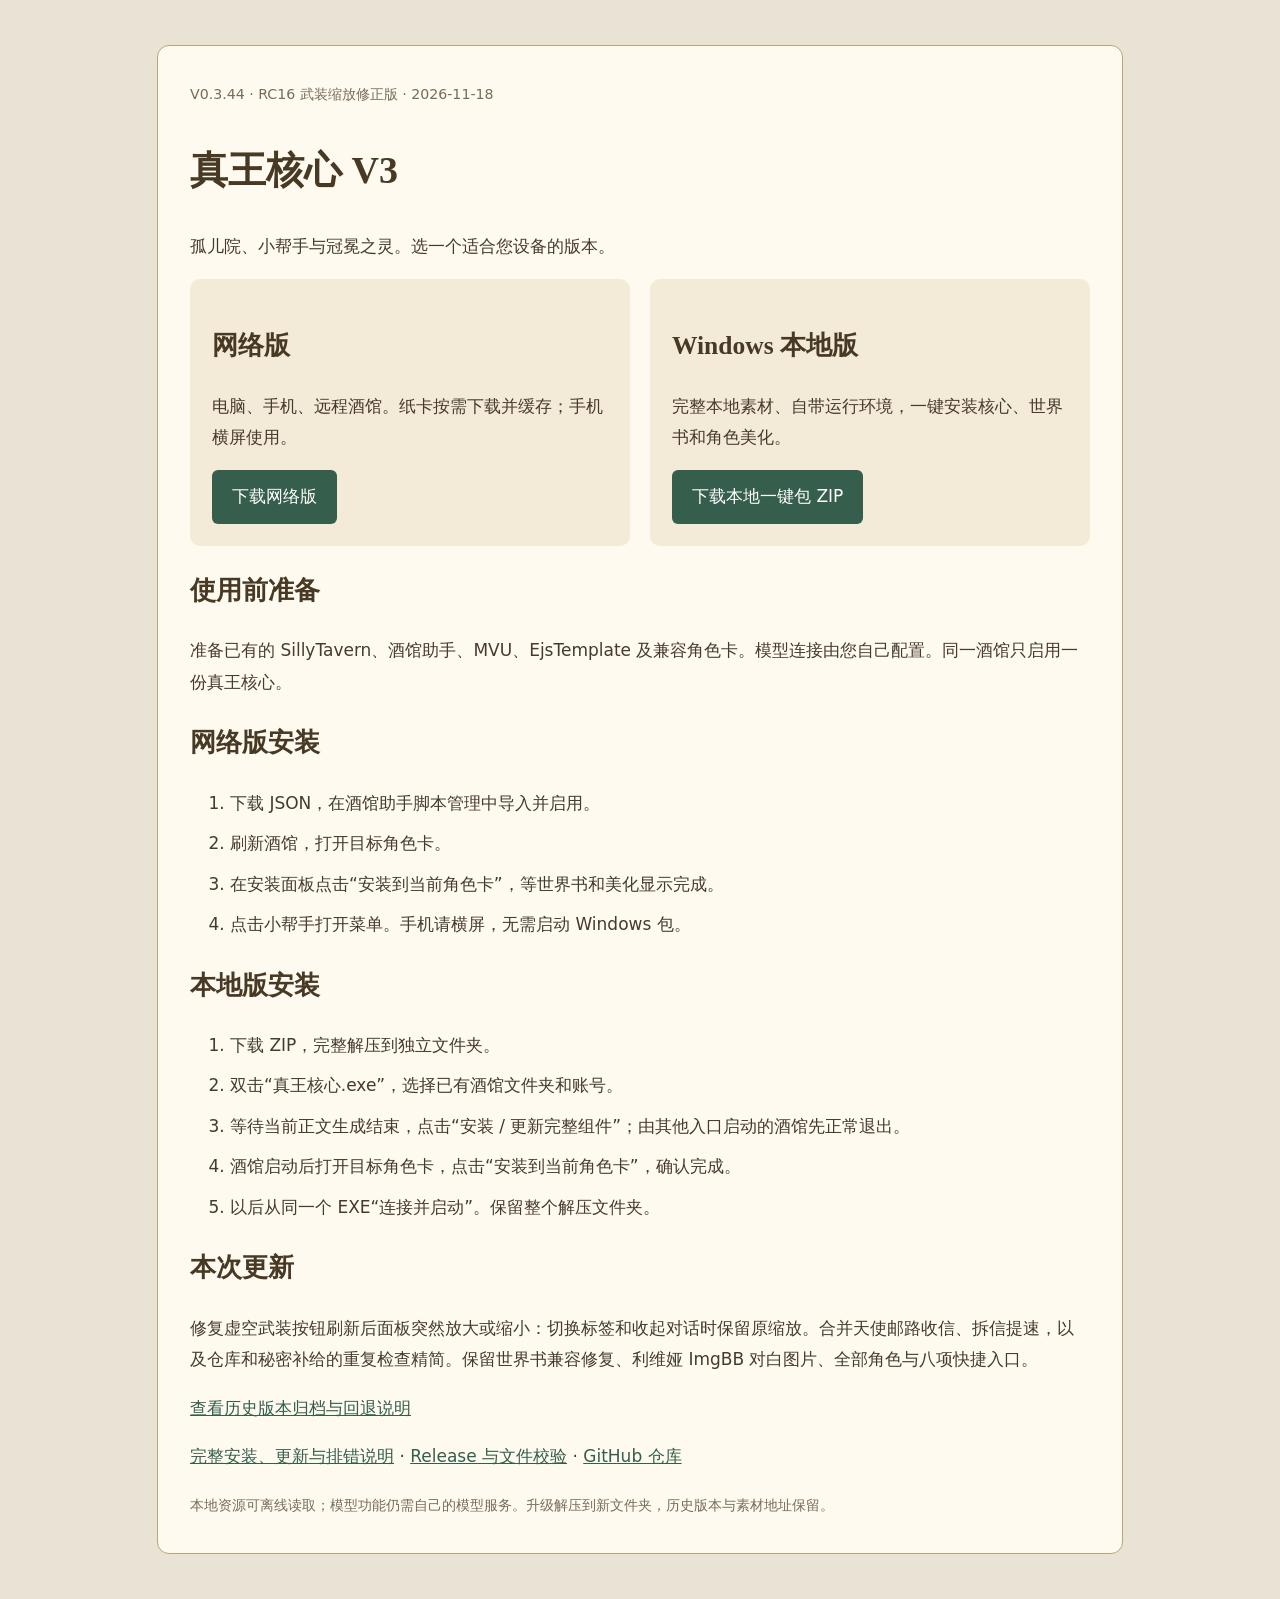
<file: index.html>
<!doctype html><html lang="zh-CN"><meta charset="utf-8"><meta name="viewport" content="width=device-width,initial-scale=1"><title>真王核心 V3 · 下载与安装</title><style>body{margin:0;background:#e9e3d6;color:#463a2e;font:17px/1.85 system-ui}main{max-width:900px;margin:45px auto;padding:32px;background:#fffaf0;border:1px solid #b9a47b;border-radius:12px}h1,h2{font-family:serif;color:#473924}h1{font-size:38px}a{color:#355e4d}.cards{display:grid;grid-template-columns:1fr 1fr;gap:20px}article{background:#f3ead7;padding:22px;border-radius:10px}.download{display:inline-block;background:#355e4d;color:white;text-decoration:none;padding:11px 20px;border-radius:6px}small{color:#786c59}li{margin:9px 0}@media(max-width:700px){main{margin:12px;padding:22px}.cards{grid-template-columns:1fr}}</style><main><small>V0.3.44 · RC16 武装缩放修正版 · 2026-11-18</small><h1>真王核心 V3</h1><p>孤儿院、小帮手与冠冕之灵。选一个适合您设备的版本。</p><section class="cards"><article><h2>网络版</h2><p>电脑、手机、远程酒馆。纸卡按需下载并缓存；手机横屏使用。</p><a class="download" href="paper-home-v3/20261118-rc16-scalefix-network/真王核心-RC16-网络版.json" download>下载网络版</a></article><article><h2>Windows 本地版</h2><p>完整本地素材、自带运行环境，一键安装核心、世界书和角色美化。</p><a class="download" href="https://github.com/kulsetiid/true-king-roster/releases/download/v3-rc16-scalefix-20261118/TrueKing-V3-RC16-ScaleFix-Windows-x64.zip">下载本地一键包 ZIP</a></article></section><h2>使用前准备</h2><p>准备已有的 SillyTavern、酒馆助手、MVU、EjsTemplate 及兼容角色卡。模型连接由您自己配置。同一酒馆只启用一份真王核心。</p><h2>网络版安装</h2><ol><li>下载 JSON，在酒馆助手脚本管理中导入并启用。</li><li>刷新酒馆，打开目标角色卡。</li><li>在安装面板点击“安装到当前角色卡”，等世界书和美化显示完成。</li><li>点击小帮手打开菜单。手机请横屏，无需启动 Windows 包。</li></ol><h2>本地版安装</h2><ol><li>下载 ZIP，完整解压到独立文件夹。</li><li>双击“真王核心.exe”，选择已有酒馆文件夹和账号。</li><li>等待当前正文生成结束，点击“安装 / 更新完整组件”；由其他入口启动的酒馆先正常退出。</li><li>酒馆启动后打开目标角色卡，点击“安装到当前角色卡”，确认完成。</li><li>以后从同一个 EXE“连接并启动”。保留整个解压文件夹。</li></ol><h2>本次更新</h2><p>修复虚空武装按钮刷新后面板突然放大或缩小：切换标签和收起对话时保留原缩放。合并天使邮路收信、拆信提速，以及仓库和秘密补给的重复检查精简。保留世界书兼容修复、利维娅 ImgBB 对白图片、全部角色与八项快捷入口。</p><p><a href="历史版本.html">查看历史版本归档与回退说明</a></p><p><a href="https://github.com/kulsetiid/true-king-roster/blob/main/安装说明.md">完整安装、更新与排错说明</a> · <a href="https://github.com/kulsetiid/true-king-roster/releases/tag/v3-rc16-scalefix-20261118">Release 与文件校验</a> · <a href="https://github.com/kulsetiid/true-king-roster">GitHub 仓库</a></p><small>本地资源可离线读取；模型功能仍需自己的模型服务。升级解压到新文件夹，历史版本与素材地址保留。</small></main></html>
</file>
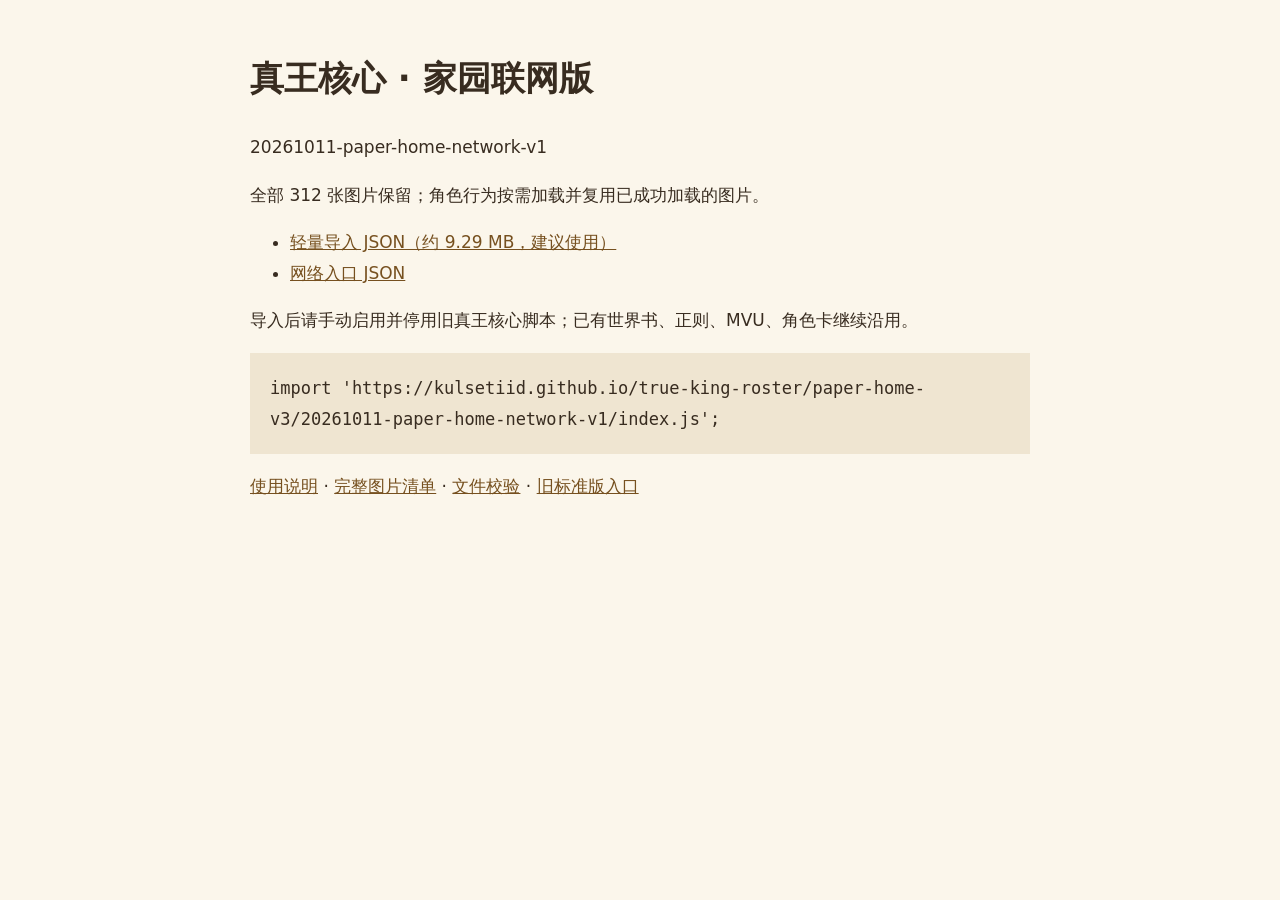
<file: paper-home-v3/20261011-paper-home-network-v1/index.html>
<!doctype html><html lang="zh-CN"><meta charset="utf-8"><meta name="viewport" content="width=device-width,initial-scale=1"><title>真王核心家园 V0.3.43</title><style>body{max-width:780px;margin:48px auto;padding:0 24px;color:#382c20;background:#fbf6eb;font:17px/1.8 system-ui}pre{padding:20px;background:#efe5d1;white-space:pre-wrap;overflow-wrap:anywhere}a{color:#76501f}</style><h1>真王核心 · 家园联网版</h1><p>20261011-paper-home-network-v1</p><p>全部 312 张图片保留；角色行为按需加载并复用已成功加载的图片。</p><ul><li><a href="%E7%9C%9F%E7%8E%8B%E6%A0%B8%E5%BF%83-%E7%BA%B8%E5%89%A7%E5%9C%BA-V0.3.43-%E5%AE%B6%E5%9B%AD%E8%81%94%E7%BD%91%E8%BD%BB%E9%87%8F%E7%89%88.json" download>轻量导入 JSON（约 9.29 MB，建议使用）</a></li><li><a href="%E7%9C%9F%E7%8E%8B%E6%A0%B8%E5%BF%83-%E7%BA%B8%E5%89%A7%E5%9C%BA-V0.3.43-%E5%AE%B6%E5%9B%AD%E7%BD%91%E7%BB%9C%E5%85%A5%E5%8F%A3.json" download>网络入口 JSON</a></li></ul><p>导入后请手动启用并停用旧真王核心脚本；已有世界书、正则、MVU、角色卡继续沿用。</p><pre>import &#039;https://kulsetiid.github.io/true-king-roster/paper-home-v3/20261011-paper-home-network-v1/index.js&#039;;</pre><p><a href="README.md">使用说明</a> · <a href="asset-manifest.json">完整图片清单</a> · <a href="SHA256SUMS.txt">文件校验</a> · <a href="../../">旧标准版入口</a></p></html>
</file>
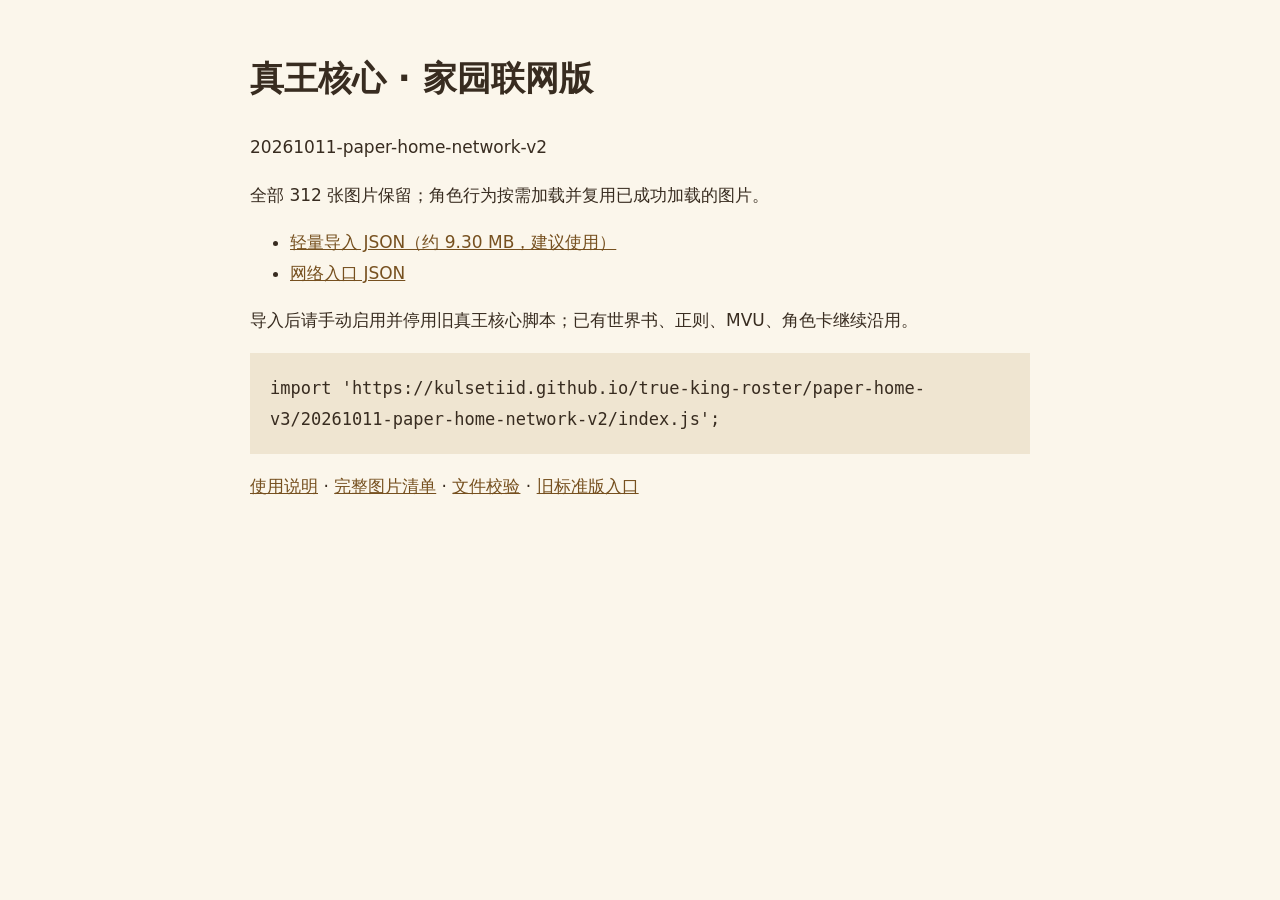
<file: paper-home-v3/20261011-paper-home-network-v2/index.html>
<!doctype html><html lang="zh-CN"><meta charset="utf-8"><meta name="viewport" content="width=device-width,initial-scale=1"><title>真王核心家园 V0.3.43</title><style>body{max-width:780px;margin:48px auto;padding:0 24px;color:#382c20;background:#fbf6eb;font:17px/1.8 system-ui}pre{padding:20px;background:#efe5d1;white-space:pre-wrap;overflow-wrap:anywhere}a{color:#76501f}</style><h1>真王核心 · 家园联网版</h1><p>20261011-paper-home-network-v2</p><p>全部 312 张图片保留；角色行为按需加载并复用已成功加载的图片。</p><ul><li><a href="%E7%9C%9F%E7%8E%8B%E6%A0%B8%E5%BF%83-%E7%BA%B8%E5%89%A7%E5%9C%BA-V0.3.43-%E5%AE%B6%E5%9B%AD%E8%81%94%E7%BD%91%E8%BD%BB%E9%87%8F%E7%89%88.json" download>轻量导入 JSON（约 9.30 MB，建议使用）</a></li><li><a href="%E7%9C%9F%E7%8E%8B%E6%A0%B8%E5%BF%83-%E7%BA%B8%E5%89%A7%E5%9C%BA-V0.3.43-%E5%AE%B6%E5%9B%AD%E7%BD%91%E7%BB%9C%E5%85%A5%E5%8F%A3.json" download>网络入口 JSON</a></li></ul><p>导入后请手动启用并停用旧真王核心脚本；已有世界书、正则、MVU、角色卡继续沿用。</p><pre>import &#039;https://kulsetiid.github.io/true-king-roster/paper-home-v3/20261011-paper-home-network-v2/index.js&#039;;</pre><p><a href="README.md">使用说明</a> · <a href="asset-manifest.json">完整图片清单</a> · <a href="SHA256SUMS.txt">文件校验</a> · <a href="../../">旧标准版入口</a></p></html>
</file>
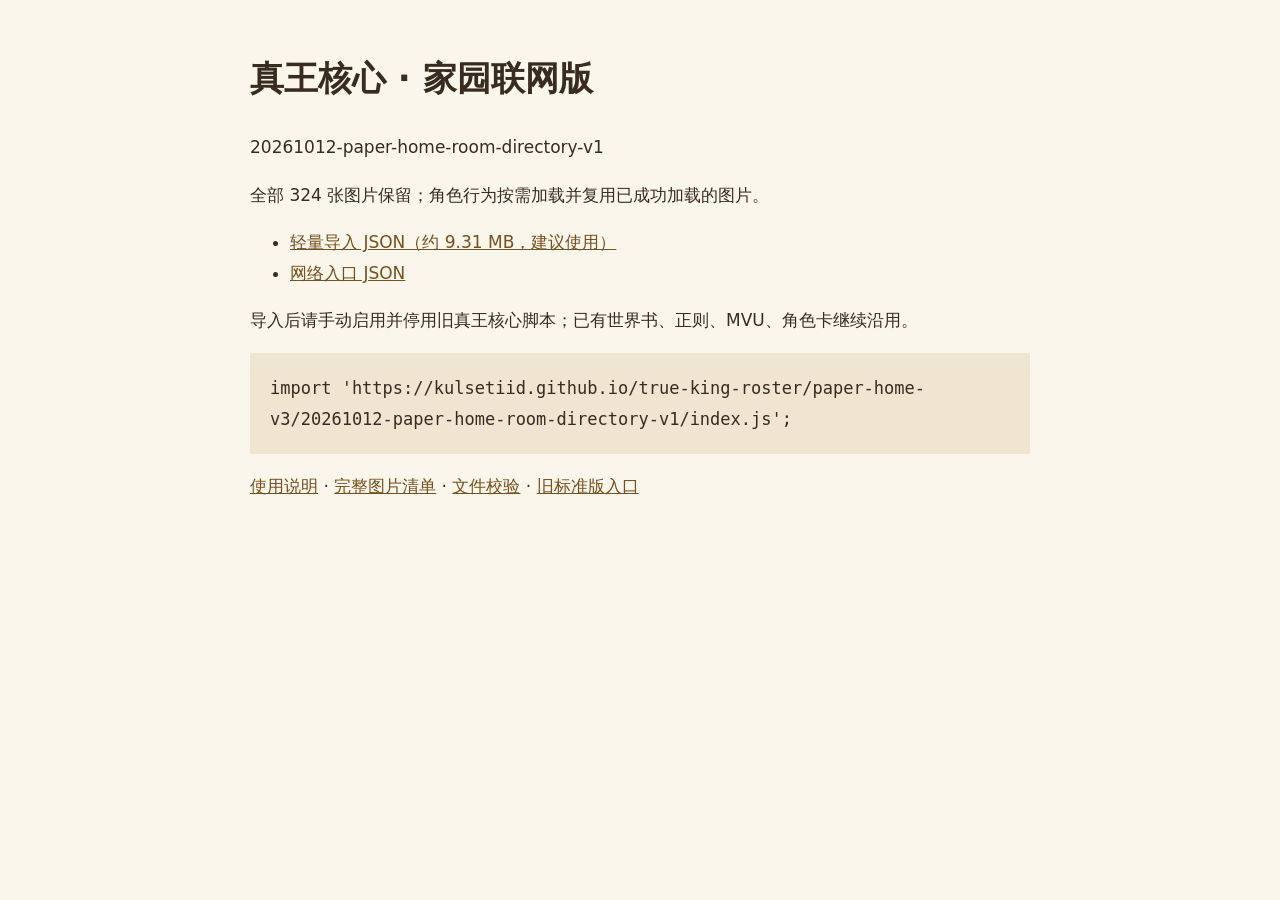
<file: paper-home-v3/20261012-paper-home-room-directory-v1/index.html>
<!doctype html><html lang="zh-CN"><meta charset="utf-8"><meta name="viewport" content="width=device-width,initial-scale=1"><title>真王核心家园 V0.3.44</title><style>body{max-width:780px;margin:48px auto;padding:0 24px;color:#382c20;background:#fbf6eb;font:17px/1.8 system-ui}pre{padding:20px;background:#efe5d1;white-space:pre-wrap;overflow-wrap:anywhere}a{color:#76501f}</style><h1>真王核心 · 家园联网版</h1><p>20261012-paper-home-room-directory-v1</p><p>全部 324 张图片保留；角色行为按需加载并复用已成功加载的图片。</p><ul><li><a href="%E7%9C%9F%E7%8E%8B%E6%A0%B8%E5%BF%83-%E7%BA%B8%E5%89%A7%E5%9C%BA-V0.3.44-%E5%AE%B6%E5%9B%AD%E8%81%94%E7%BD%91%E8%BD%BB%E9%87%8F%E7%89%88.json" download>轻量导入 JSON（约 9.31 MB，建议使用）</a></li><li><a href="%E7%9C%9F%E7%8E%8B%E6%A0%B8%E5%BF%83-%E7%BA%B8%E5%89%A7%E5%9C%BA-V0.3.44-%E5%AE%B6%E5%9B%AD%E7%BD%91%E7%BB%9C%E5%85%A5%E5%8F%A3.json" download>网络入口 JSON</a></li></ul><p>导入后请手动启用并停用旧真王核心脚本；已有世界书、正则、MVU、角色卡继续沿用。</p><pre>import &#039;https://kulsetiid.github.io/true-king-roster/paper-home-v3/20261012-paper-home-room-directory-v1/index.js&#039;;</pre><p><a href="README.md">使用说明</a> · <a href="asset-manifest.json">完整图片清单</a> · <a href="SHA256SUMS.txt">文件校验</a> · <a href="../../">旧标准版入口</a></p></html>
</file>
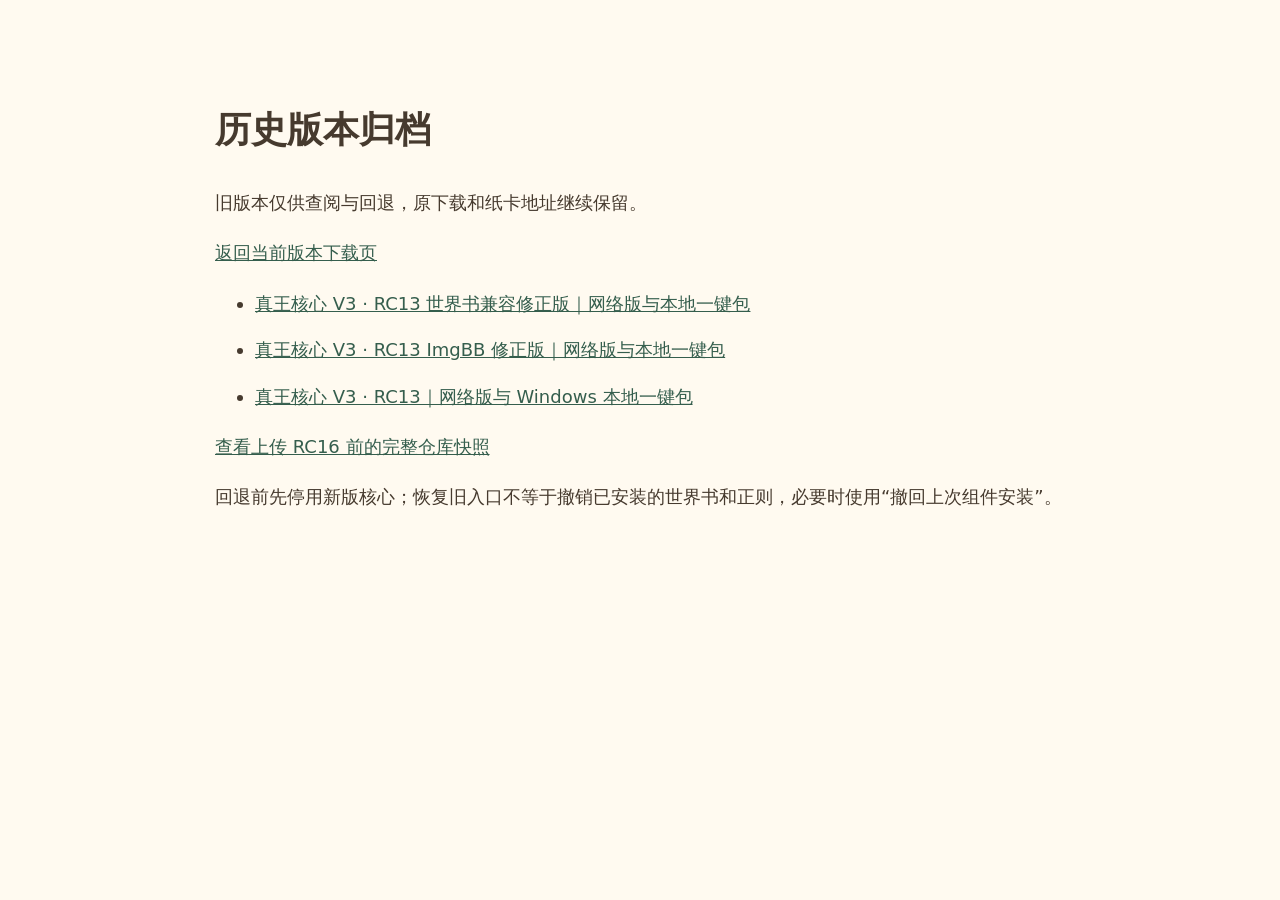
<file: 历史版本.html>
<!doctype html><html lang="zh-CN"><meta charset="utf-8"><meta name="viewport" content="width=device-width,initial-scale=1"><title>真王核心 · 历史归档</title><style>body{max-width:850px;margin:50px auto;padding:24px;background:#fffaf0;color:#463a2e;font:18px/1.8 system-ui}a{color:#355e4d}li{margin:14px 0}</style><h1>历史版本归档</h1><p>旧版本仅供查阅与回退，原下载和纸卡地址继续保留。</p><p><a href="index.html">返回当前版本下载页</a></p><ul><li><a href="https://github.com/kulsetiid/true-king-roster/releases/tag/v3-rc13-scopefix-20261116">真王核心 V3 · RC13 世界书兼容修正版｜网络版与本地一键包</a></li><li><a href="https://github.com/kulsetiid/true-king-roster/releases/tag/v3-rc13-imgbb-20261116">真王核心 V3 · RC13 ImgBB 修正版｜网络版与本地一键包</a></li><li><a href="https://github.com/kulsetiid/true-king-roster/releases/tag/v3-rc13-20261116">真王核心 V3 · RC13｜网络版与 Windows 本地一键包</a></li></ul><p><a href="https://github.com/kulsetiid/true-king-roster/tree/archive/pre-rc16-20261118">查看上传 RC16 前的完整仓库快照</a></p><p>回退前先停用新版核心；恢复旧入口不等于撤销已安装的世界书和正则，必要时使用“撤回上次组件安装”。</p></html>
</file>
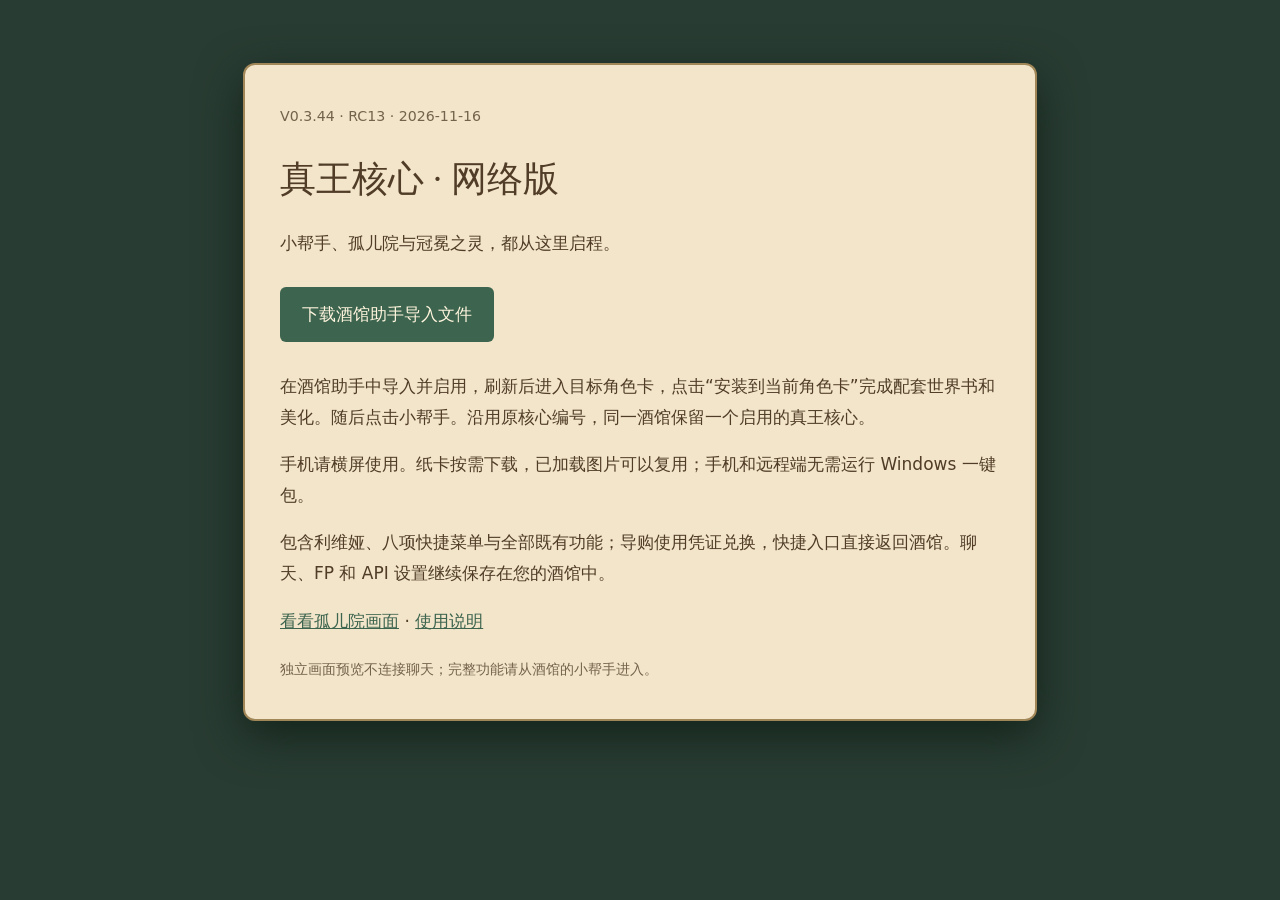
<file: paper-home-v3/20261116-rc13-imgbb-network/download.html>
<!doctype html><html lang="zh-CN"><meta charset="utf-8"><meta name="viewport" content="width=device-width,initial-scale=1"><title>真王核心 · RC13 网络版</title><style>body{margin:0;background:#293c33;color:#503c27;font:17px/1.8 system-ui}main{max-width:720px;margin:7vh auto;padding:35px;background:#f2e5ca;border:2px solid #a18757;border-radius:12px;box-shadow:0 15px 45px #14251b}h1{font:36px KaiTi,serif}a{color:#3d644e}.download{display:inline-block;background:#3d644e;color:#fff5de;padding:12px 22px;border-radius:6px;text-decoration:none;margin:12px 0}small{color:#74634c}@media(max-width:780px){main{margin:20px 12px;padding:24px}}</style><main><small>V0.3.44 · RC13 · 2026-11-16</small><h1>真王核心 · 网络版</h1><p>小帮手、孤儿院与冠冕之灵，都从这里启程。</p><a class="download" href="真王核心-RC13-网络版.json" download>下载酒馆助手导入文件</a><p>在酒馆助手中导入并启用，刷新后进入目标角色卡，点击“安装到当前角色卡”完成配套世界书和美化。随后点击小帮手。沿用原核心编号，同一酒馆保留一个启用的真王核心。</p><p>手机请横屏使用。纸卡按需下载，已加载图片可以复用；手机和远程端无需运行 Windows 一键包。</p><p>包含利维娅、八项快捷菜单与全部既有功能；导购使用凭证兑换，快捷入口直接返回酒馆。聊天、FP 和 API 设置继续保存在您的酒馆中。</p><p><a href="index.html">看看孤儿院画面</a> · <a href="使用说明.txt">使用说明</a></p><small>独立画面预览不连接聊天；完整功能请从酒馆的小帮手进入。</small></main></html>
</file>
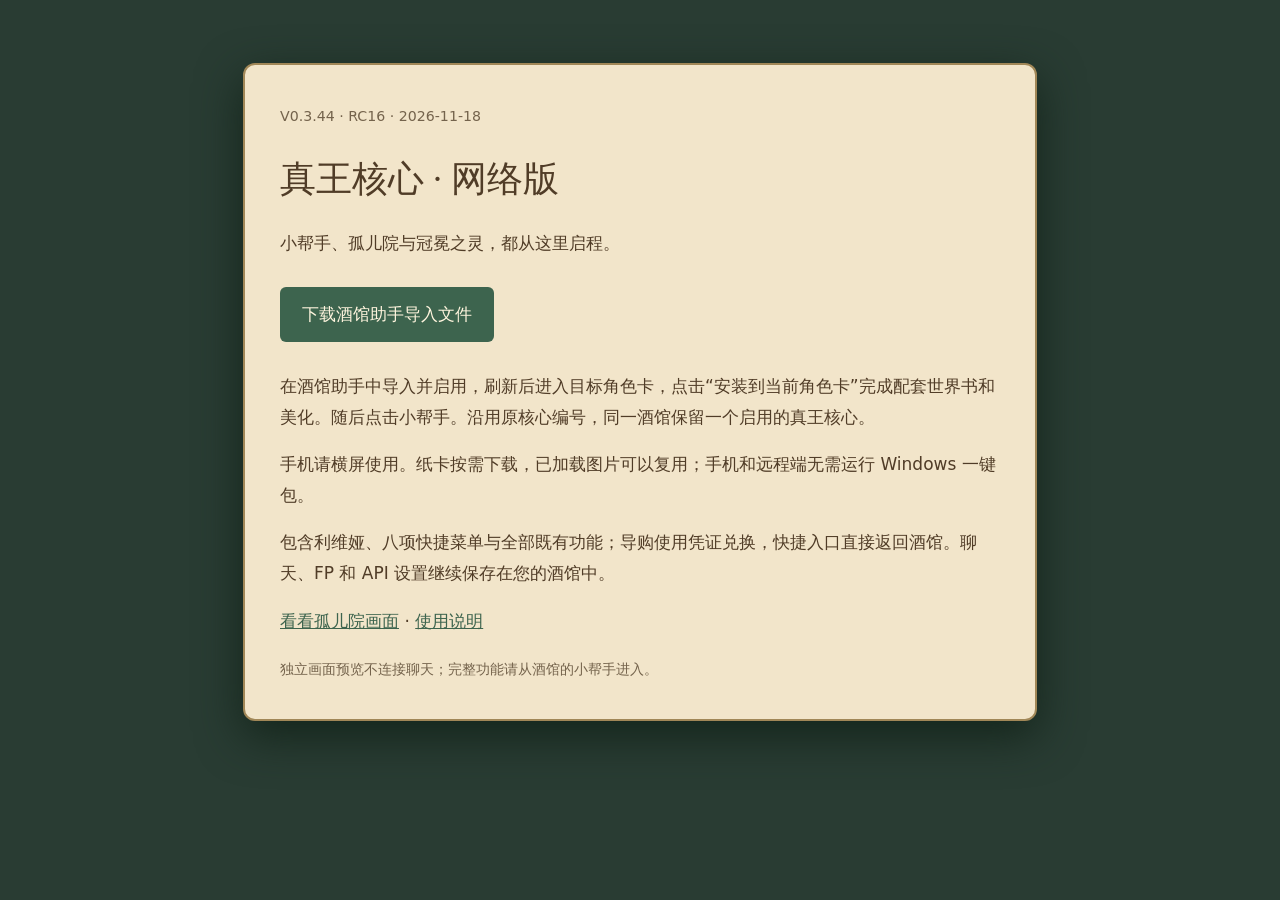
<file: paper-home-v3/20261118-rc16-scalefix-network/download.html>
<!doctype html><html lang="zh-CN"><meta charset="utf-8"><meta name="viewport" content="width=device-width,initial-scale=1"><title>真王核心 · RC16 网络版</title><style>body{margin:0;background:#293c33;color:#503c27;font:17px/1.8 system-ui}main{max-width:720px;margin:7vh auto;padding:35px;background:#f2e5ca;border:2px solid #a18757;border-radius:12px;box-shadow:0 15px 45px #14251b}h1{font:36px KaiTi,serif}a{color:#3d644e}.download{display:inline-block;background:#3d644e;color:#fff5de;padding:12px 22px;border-radius:6px;text-decoration:none;margin:12px 0}small{color:#74634c}@media(max-width:780px){main{margin:20px 12px;padding:24px}}</style><main><small>V0.3.44 · RC16 · 2026-11-18</small><h1>真王核心 · 网络版</h1><p>小帮手、孤儿院与冠冕之灵，都从这里启程。</p><a class="download" href="真王核心-RC16-网络版.json" download>下载酒馆助手导入文件</a><p>在酒馆助手中导入并启用，刷新后进入目标角色卡，点击“安装到当前角色卡”完成配套世界书和美化。随后点击小帮手。沿用原核心编号，同一酒馆保留一个启用的真王核心。</p><p>手机请横屏使用。纸卡按需下载，已加载图片可以复用；手机和远程端无需运行 Windows 一键包。</p><p>包含利维娅、八项快捷菜单与全部既有功能；导购使用凭证兑换，快捷入口直接返回酒馆。聊天、FP 和 API 设置继续保存在您的酒馆中。</p><p><a href="index.html">看看孤儿院画面</a> · <a href="使用说明.txt">使用说明</a></p><small>独立画面预览不连接聊天；完整功能请从酒馆的小帮手进入。</small></main></html>
</file>
